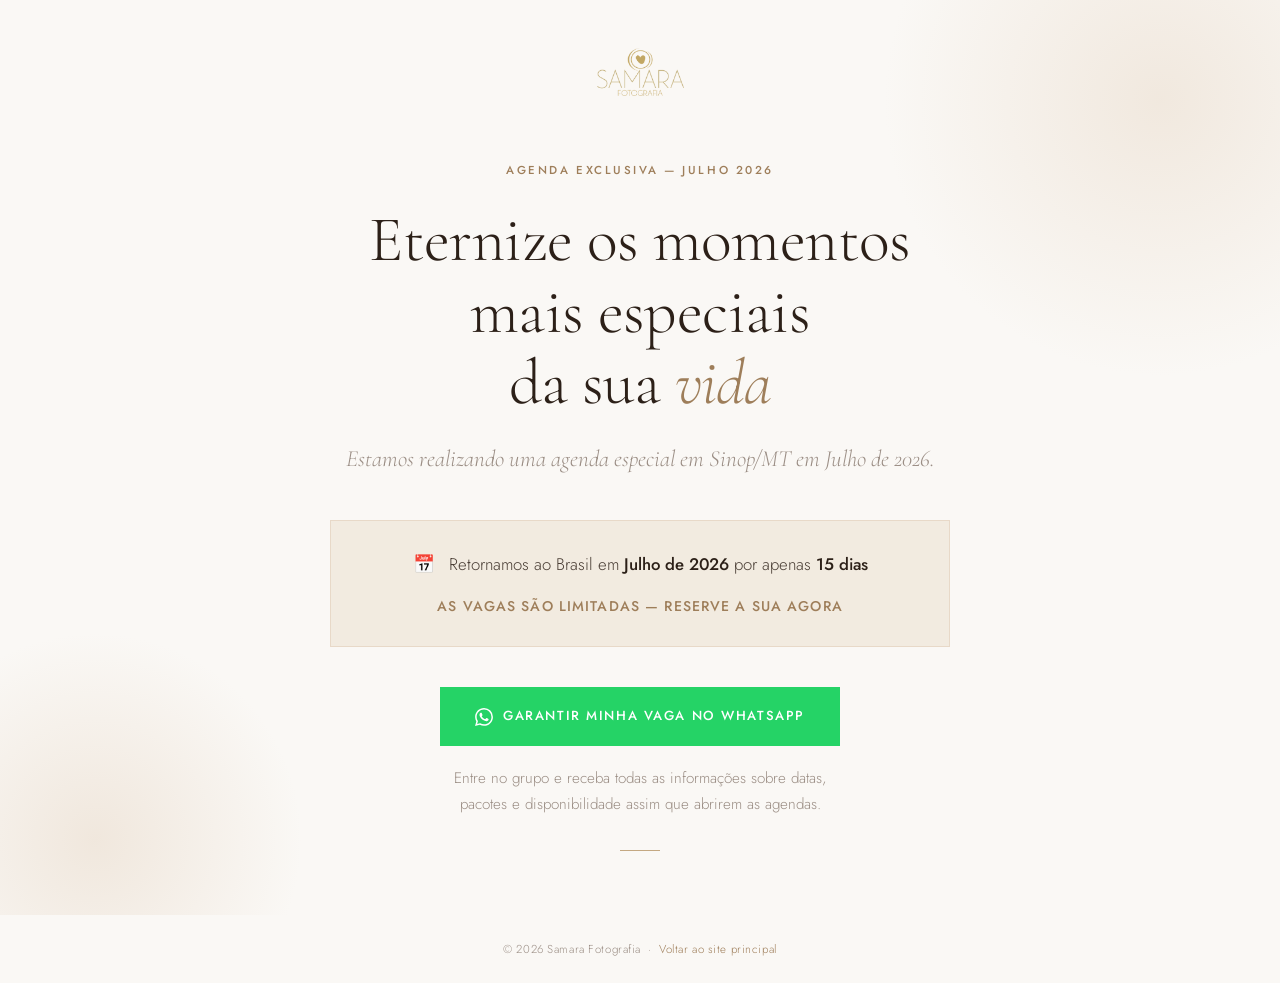
<file: app/index.html>
<!DOCTYPE html>
<html lang="pt-BR">
<head>
  <meta charset="UTF-8">
  <meta name="viewport" content="width=device-width, initial-scale=1.0">
  <meta name="robots" content="noindex, follow">
  <meta name="description" content="Agenda exclusiva de ensaios gestante e newborn em Sinop/MT. Retornamos ao Brasil em Julho de 2026 por 15 dias — vagas limitadas.">
  <title>Agenda Exclusiva Julho 2026 — Samara Fotografia</title>

  <link rel="icon" type="image/png" href="images/favicon-512x512.png" sizes="512x512">
  <link rel="icon" href="favicon.ico" sizes="32x32">
  <link rel="apple-touch-icon" href="images/apple-touch-icon.png" sizes="180x180">

  <link rel="preconnect" href="https://fonts.googleapis.com">
  <link rel="preconnect" href="https://fonts.gstatic.com" crossorigin>
  <link href="https://fonts.googleapis.com/css2?family=Cormorant+Garamond:ital,wght@0,300;0,400;0,500;1,300;1,400&family=Jost:wght@300;400;500&display=swap" rel="stylesheet">

  <link rel="stylesheet" href="css/styles.css">
</head>
<body>

  <div class="page-wrapper">

    <!-- Shapes de fundo -->
    <div class="bg-shape bg-shape-1" aria-hidden="true"></div>
    <div class="bg-shape bg-shape-2" aria-hidden="true"></div>

    <!-- Logo -->
    <header class="site-header">
      <a href="https://samarafotografia.com.br" aria-label="Samara Fotografia — página principal">
        <img
          src="images/logo.png"
          alt="Samara Fotografia"
          class="site-logo"
        >
      </a>
    </header>

    <!-- Conteúdo principal -->
    <main class="content" id="main">

      <p class="eyebrow">Agenda Exclusiva — Julho 2026</p>

      <h1 class="headline">
        Eternize os momentos<br>
        mais especiais<br>
        da sua <em>vida</em>
      </h1>

      <p class="subhead">
        Estamos realizando uma agenda especial em Sinop/MT em Julho de 2026.
      </p>

      <!-- Urgência -->
      <div class="urgency-block" role="note">
        <div class="urgency-date">
          <span class="urgency-icon" aria-hidden="true">📅</span>
          <p>Retornamos ao Brasil em <strong>Julho de 2026</strong> por apenas <strong>15 dias</strong></p>
        </div>
        <p class="urgency-note">As vagas são limitadas — reserve a sua agora</p>
      </div>

      <!-- CTA WhatsApp -->
      <a
        href="https://chat.whatsapp.com/IX6Jf9r8f4VLMVt37hjghe"
        class="btn-whatsapp"
        target="_blank"
        rel="noopener noreferrer"
        aria-label="Entrar no grupo do WhatsApp para garantir sua vaga"
      >
        <svg viewBox="0 0 24 24" fill="currentColor" width="18" height="18" aria-hidden="true">
          <path d="M17.472 14.382c-.297-.149-1.758-.867-2.03-.967-.273-.099-.471-.148-.67.15-.197.297-.767.966-.94 1.164-.173.199-.347.223-.644.075-.297-.15-1.255-.463-2.39-1.475-.883-.788-1.48-1.761-1.653-2.059-.173-.297-.018-.458.13-.606.134-.133.298-.347.446-.52.149-.174.198-.298.298-.497.099-.198.05-.371-.025-.52-.075-.149-.669-1.612-.916-2.207-.242-.579-.487-.5-.669-.51-.173-.008-.371-.01-.57-.01-.198 0-.52.074-.792.372-.272.297-1.04 1.016-1.04 2.479 0 1.462 1.065 2.875 1.213 3.074.149.198 2.096 3.2 5.077 4.487.709.306 1.262.489 1.694.625.712.227 1.36.195 1.871.118.571-.085 1.758-.719 2.006-1.413.248-.694.248-1.289.173-1.413-.074-.124-.272-.198-.57-.347m-5.421 7.403h-.004a9.87 9.87 0 01-5.031-1.378l-.361-.214-3.741.982.998-3.648-.235-.374a9.86 9.86 0 01-1.51-5.26c.001-5.45 4.436-9.884 9.888-9.884 2.64 0 5.122 1.03 6.988 2.898a9.825 9.825 0 012.893 6.994c-.003 5.45-4.437 9.884-9.885 9.884m8.413-18.297A11.815 11.815 0 0012.05 0C5.495 0 .16 5.335.157 11.892c0 2.096.547 4.142 1.588 5.945L.057 24l6.305-1.654a11.882 11.882 0 005.683 1.448h.005c6.554 0 11.89-5.335 11.893-11.893a11.821 11.821 0 00-3.48-8.413Z"/>
        </svg>
        Garantir Minha Vaga no WhatsApp
      </a>

      <p class="cta-note">
        Entre no grupo e receba todas as informações sobre datas,
        pacotes e disponibilidade assim que abrirem as agendas.
      </p>

      <div class="divider" aria-hidden="true"></div>

    </main>

  </div>

  <!-- Footer fora do page-wrapper para ficar no rodapé -->
  <footer class="site-footer">
    <p>© 2026 Samara Fotografia &nbsp;·&nbsp; <a href="https://samarafotografia.com.br">Voltar ao site principal</a></p>
  </footer>

</body>
</html>
</file>
<file: app/css/styles.css>
/* ================================================
   SAMARA FOTOGRAFIA — APP PAGE
   Squeeze page para agenda de retorno Julho 2026
   Estética: idêntica ao site principal
================================================ */

/* ---- DESIGN TOKENS ---- */
:root {
  --bg:           #FAF8F5;
  --cream:        #F2EBE0;
  --cream-mid:    #EAD9C8;
  --gold:         #C4A882;
  --gold-light:   #E8D9C8;
  --gold-dark:    #9E7E5A;
  --dark:         #2C2018;
  --dark-soft:    #3D3028;
  --text:         #4A3E35;
  --muted:        #9B8E85;
  --white:        #FFFFFF;

  --font-display: 'Cormorant Garamond', Georgia, 'Times New Roman', serif;
  --font-body:    'Jost', system-ui, -apple-system, sans-serif;

  --ease:       cubic-bezier(0.25, 0.46, 0.45, 0.94);
  --transition: 0.4s var(--ease);

  --shadow-sm:  0 2px 12px rgba(44, 32, 24, 0.06);
  --shadow-md:  0 8px 32px rgba(44, 32, 24, 0.10);
}

/* ---- RESET ---- */
*, *::before, *::after { box-sizing: border-box; margin: 0; padding: 0; }

html { scroll-behavior: smooth; }

body {
  font-family: var(--font-body);
  font-size: 16px;
  background: var(--bg);
  color: var(--text);
  line-height: 1.75;
  font-weight: 300;
  overflow-x: hidden;
  -webkit-font-smoothing: antialiased;
  -moz-osx-font-smoothing: grayscale;
  min-height: 100vh;
  display: flex;
  flex-direction: column;
}

a { color: inherit; text-decoration: none; }
img { max-width: 100%; display: block; }

/* ---- LAYOUT ---- */
.page-wrapper {
  flex: 1;
  display: flex;
  flex-direction: column;
  align-items: center;
  justify-content: center;
  padding: 3rem 1.5rem 2rem;
  position: relative;
  overflow: hidden;
}

/* ---- BACKGROUND SHAPES ---- */
.bg-shape {
  position: absolute;
  border-radius: 50%;
  pointer-events: none;
  z-index: 0;
}

.bg-shape-1 {
  width: 600px;
  height: 600px;
  background: radial-gradient(circle, rgba(232, 217, 200, 0.5) 0%, transparent 65%);
  top: -200px;
  right: -180px;
  animation: floatA 14s ease-in-out infinite;
}

.bg-shape-2 {
  width: 450px;
  height: 450px;
  background: radial-gradient(circle, rgba(222, 200, 176, 0.35) 0%, transparent 65%);
  bottom: -150px;
  left: -130px;
  animation: floatB 18s ease-in-out infinite;
}

@keyframes floatA {
  0%, 100% { transform: translate(0, 0); }
  50%       { transform: translate(-25px, 20px); }
}
@keyframes floatB {
  0%, 100% { transform: translate(0, 0); }
  50%       { transform: translate(20px, -18px); }
}

/* ---- HEADER ---- */
.site-header {
  width: 100%;
  text-align: center;
  margin-bottom: clamp(2.5rem, 6vw, 4rem);
  position: relative;
  z-index: 1;
  opacity: 0;
  animation: fadeUp 0.9s var(--ease) 0.1s forwards;
}

.site-logo {
  height: 48px;
  width: auto;
  max-width: 180px;
  margin: 0 auto;
  object-fit: contain;
}

.site-logo-text {
  font-family: var(--font-display);
  font-size: 1.6rem;
  font-weight: 400;
  color: var(--dark);
}

/* ---- MAIN CONTENT ---- */
.content {
  position: relative;
  z-index: 1;
  text-align: center;
  max-width: 620px;
  width: 100%;
}

/* eyebrow */
.eyebrow {
  font-family: var(--font-body);
  font-size: 0.72rem;
  font-weight: 500;
  letter-spacing: 0.22em;
  text-transform: uppercase;
  color: var(--gold-dark);
  margin-bottom: 1.5rem;
  opacity: 0;
  animation: fadeUp 0.9s var(--ease) 0.25s forwards;
}

/* headline */
.headline {
  font-family: var(--font-display);
  font-size: clamp(2.4rem, 6vw, 4rem);
  font-weight: 300;
  line-height: 1.12;
  color: var(--dark);
  letter-spacing: -0.01em;
  margin-bottom: 1.25rem;
  opacity: 0;
  animation: fadeUp 0.9s var(--ease) 0.4s forwards;
}

.headline em {
  font-style: italic;
  color: var(--gold-dark);
}

/* subhead */
.subhead {
  font-family: var(--font-display);
  font-size: clamp(1.15rem, 2.5vw, 1.45rem);
  font-weight: 300;
  font-style: italic;
  color: var(--muted);
  margin-bottom: 2.5rem;
  opacity: 0;
  animation: fadeUp 0.9s var(--ease) 0.55s forwards;
}

/* ---- URGENCY BLOCK ---- */
.urgency-block {
  background: var(--cream);
  border: 1px solid var(--gold-light);
  padding: 1.75rem 2rem;
  margin-bottom: 2.5rem;
  opacity: 0;
  animation: fadeUp 0.9s var(--ease) 0.7s forwards;
}

.urgency-date {
  display: flex;
  align-items: center;
  justify-content: center;
  gap: 0.875rem;
  margin-bottom: 0.875rem;
}

.urgency-icon {
  font-size: 1.1rem;
  flex-shrink: 0;
}

.urgency-date p {
  font-size: 1.05rem;
  color: var(--text);
  line-height: 1.6;
}

.urgency-date strong {
  font-weight: 500;
  color: var(--dark);
}

.urgency-note {
  font-family: var(--font-body);
  font-size: 0.88rem;
  font-weight: 500;
  letter-spacing: 0.08em;
  text-transform: uppercase;
  color: var(--gold-dark);
}

/* ---- CTA BUTTON ---- */
.btn-whatsapp {
  display: inline-flex;
  align-items: center;
  justify-content: center;
  gap: 0.625rem;
  font-family: var(--font-body);
  font-size: 0.82rem;
  font-weight: 500;
  letter-spacing: 0.12em;
  text-transform: uppercase;
  padding: 1.125rem 2.5rem;
  background: #25D366;
  color: var(--white);
  border: none;
  cursor: pointer;
  transition: var(--transition);
  white-space: nowrap;
  opacity: 0;
  animation: fadeUp 0.9s var(--ease) 0.85s forwards;
  width: 100%;
  max-width: 400px;
}

.btn-whatsapp:hover {
  background: #1ebe59;
  transform: translateY(-2px);
  box-shadow: var(--shadow-md);
}

.btn-whatsapp svg {
  flex-shrink: 0;
}

/* cta note */
.cta-note {
  margin-top: 1.25rem;
  font-size: 0.95rem;
  color: var(--muted);
  line-height: 1.7;
  max-width: 380px;
  margin-left: auto;
  margin-right: auto;
  opacity: 0;
  animation: fadeUp 0.9s var(--ease) 1s forwards;
}

/* ---- DIVIDER ---- */
.divider {
  width: 40px;
  height: 1px;
  background: var(--gold);
  margin: 2rem auto;
  opacity: 0;
  animation: fadeIn 0.9s var(--ease) 1.1s forwards;
}

/* ---- FOOTER ---- */
.site-footer {
  text-align: center;
  padding: 1.5rem;
  font-size: 0.72rem;
  color: var(--muted);
  letter-spacing: 0.05em;
  opacity: 0;
  animation: fadeIn 1s var(--ease) 1.2s forwards;
}

.site-footer a {
  color: var(--gold-dark);
  transition: color var(--transition);
  border-bottom: 1px solid transparent;
}

.site-footer a:hover {
  color: var(--dark);
  border-bottom-color: var(--gold-light);
}

/* ---- ANIMATIONS ---- */
@keyframes fadeUp {
  from { opacity: 0; transform: translateY(24px); }
  to   { opacity: 1; transform: translateY(0); }
}

@keyframes fadeIn {
  to { opacity: 1; }
}

/* ---- RESPONSIVE ---- */
@media (max-width: 480px) {
  .page-wrapper { padding: 2rem 1.25rem 1.5rem; }

  .site-logo { height: 38px; max-width: 150px; }

  .urgency-block { padding: 1.5rem 1.25rem; }

  .urgency-date { flex-direction: column; gap: 0.5rem; }

  .btn-whatsapp {
    font-size: 0.78rem;
    padding: 1rem 1.5rem;
  }
}
</file>
